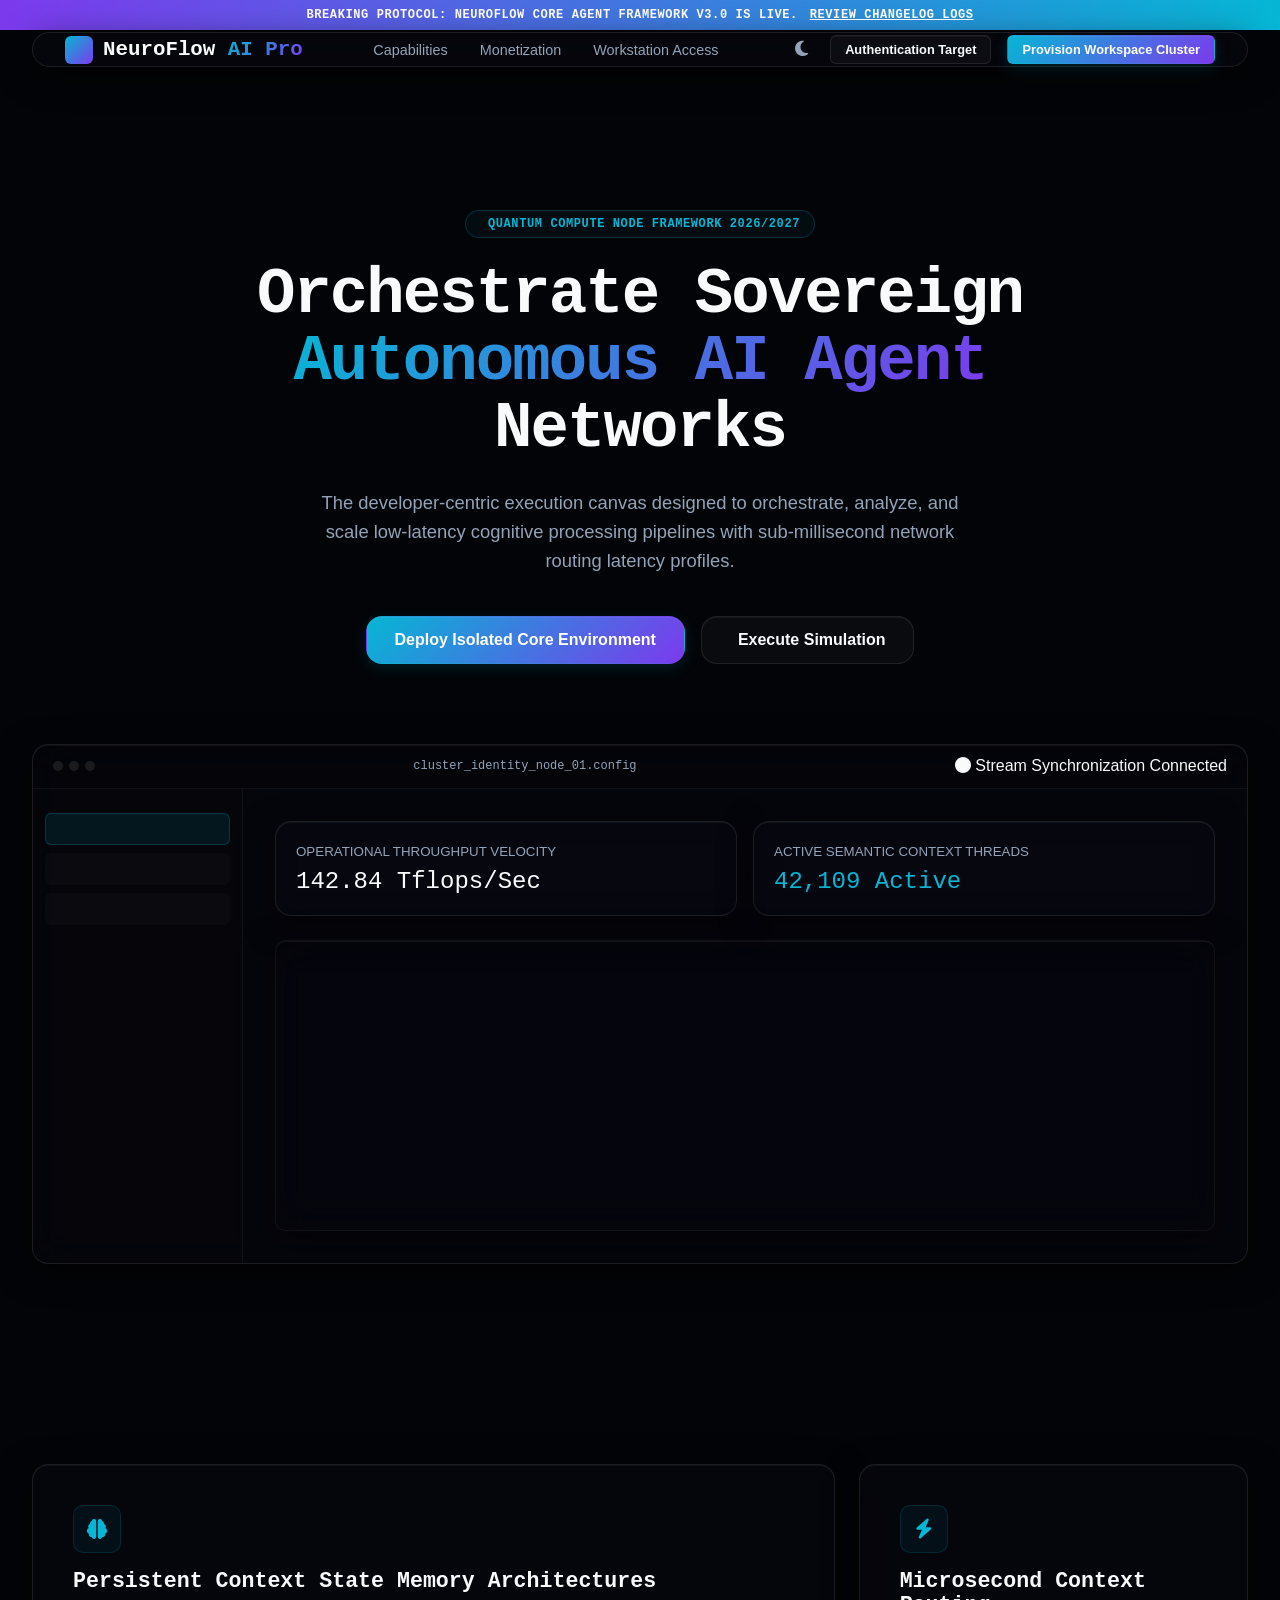
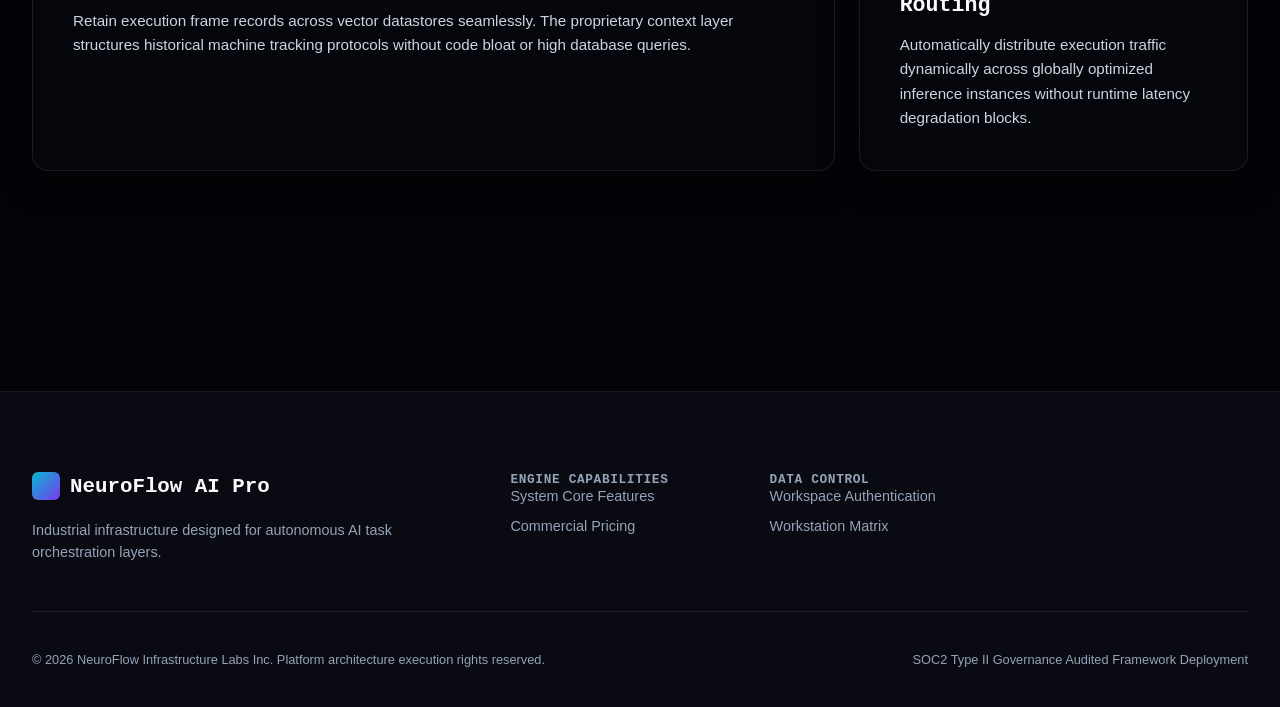
<file: index.html>
<!DOCTYPE html>
<html lang="en">
<head>
    <meta charset="UTF-8">
    <meta name="viewport" content="width=device-width, initial-scale=1.0">
    <title>NeuroFlow AI Pro — Next-Gen Autonomous AI Agent Processing Layers</title>
    <meta name="description" content="Deploy highly performant, distributed cognitive artificial intelligence computing matrices directly into microservice clusters.">
    <link rel="stylesheet" href="https://cdnjs.cloudflare.com/ajax/libs/font-awesome/6.4.0/css/all.min.css">
    <link rel="stylesheet" href="assets/css/style.css">
</head>
<body class="dark-theme">

    <div class="announcement-bar-strip">
        BREAKING PROTOCOL: NeuroFlow Core Agent Framework v3.0 Is Live. <a href="features.html">Review Changelog Logs</a>
    </div>

    <nav class="header-sticky-nav-shell">
        <div class="layout-container">
            <div class="nav-glass-container">
                <a href="index.html" class="brand-anchor-link">
                    <div class="brand-core-cube"></div>
                    <span>NeuroFlow <span class="text-gradient-flow">AI Pro</span></span>
                </a>
                <ul class="navigation-menu-links-list">
                    <li><a href="features.html">Capabilities</a></li>
                    <li><a href="pricing.html">Monetization</a></li>
                    <li><a href="dashboard/dashboard.html">Workstation Access</a></li>
                </ul>
                <div class="nav-actions-block">
                    <button class="interactive-theme-toggle-btn" id="globalThemeToggle" aria-label="Toggle Interface Theme Color">
                        <i class="fa-solid fa-moon"></i>
                    </button>
                    <a href="auth/login.html" class="btn btn-secondary btn-sm">Authentication Target</a>
                    <a href="auth/register.html" class="btn btn-primary btn-sm">Provision Workspace Cluster</a>
                </div>
            </div>
        </div>
    </nav>

    <header class="hero-canvas-section">
        <div class="layout-container">
            <span class="system-pill-badge"><span class="badge-dot-pulse"></span> Quantum Compute Node Framework 2026/2027</span>
            <h1 class="hero-master-h1-title">Orchestrate Sovereign <br><span class="text-gradient-flow">Autonomous AI Agent</span> Networks</h1>
            <p class="hero-context-paragraph-subtext">The developer-centric execution canvas designed to orchestrate, analyze, and scale low-latency cognitive processing pipelines with sub-millisecond network routing latency profiles.</p>
            <div class="hero-action-buttons-group-row">
                <a href="auth/register.html" class="btn btn-primary btn-lg">Deploy Isolated Core Environment</a>
                <a href="#preview-node" class="btn btn-secondary btn-lg"><i class="fa-solid fa-square-terminal"></i> Execute Simulation</a>
            </div>
            
            <div id="preview-node" class="hero-interactive-dashboard-preview-window glass-card">
                <div class="window-titlebar-chrome">
                    <div class="window-dots"><span></span><span></span><span></span></div>
                    <div class="window-titlebar-text">cluster_identity_node_01.config</div>
                    <div class="window-status-text-field"><i class="fa-solid fa-circle text-cyan"></i> Stream Synchronization Connected</div>
                </div>
                <div class="window-canvas-split-body">
                    <div class="window-mock-sidebar">
                        <div class="mock-item active"></div>
                        <div class="mock-item"></div>
                        <div class="mock-item"></div>
                    </div>
                    <div class="window-mock-viewport">
                        <div class="window-mock-grid">
                            <div class="glass-card" style="padding: 20px; text-align: left;">
                                <small style="color: var(--text-muted)">OPERATIONAL THROUGHPUT VELOCITY</small>
                                <div style="font-size: 1.5rem; font-family: var(--font-mono); margin-top: 8px;">142.84 Tflops/Sec</div>
                            </div>
                            <div class="glass-card" style="padding: 20px; text-align: left;">
                                <small style="color: var(--text-muted)">ACTIVE SEMANTIC CONTEXT THREADS</small>
                                <div style="font-size: 1.5rem; font-family: var(--font-mono); margin-top: 8px; color: var(--brand-cyan)">42,109 Active</div>
                            </div>
                        </div>
                        <div class="window-mock-chart-container glass-card">
                            </div>
                    </div>
                </div>
            </div>
        </div>
    </header>

    <section class="layout-container">
        <div class="bento-features-matrix-grid-block">
            <div class="glass-card bento-node-card span-col-2 glass-card-hover">
                <div class="bento-icon-wrapper-shield"><i class="fa-solid fa-brain"></i></div>
                <h3>Persistent Context State Memory Architectures</h3>
                <p>Retain execution frame records across vector datastores seamlessly. The proprietary context layer structures historical machine tracking protocols without code bloat or high database queries.</p>
            </div>
            <div class="glass-card bento-node-card glass-card-hover">
                <div class="bento-icon-wrapper-shield"><i class="fa-solid fa-bolt"></i></div>
                <h3>Microsecond Context Routing</h3>
                <p>Automatically distribute execution traffic dynamically across globally optimized inference instances without runtime latency degradation blocks.</p>
            </div>
        </div>
    </section>

    <footer class="global-production-footer">
        <div class="layout-container">
            <div class="footer-links-matrix-grid">
                <div class="footer-identity-column-node">
                    <a href="index.html" class="brand-anchor-link">
                        <div class="brand-core-cube"></div>
                        <span>NeuroFlow AI Pro</span>
                    </a>
                    <p style="color: var(--text-muted); font-size: 0.9rem; line-height: 1.5;">Industrial infrastructure designed for autonomous AI task orchestration layers.</p>
                </div>
                <div>
                    <h5 class="footer-column-headline-h5">Engine Capabilities</h5>
                    <ul class="footer-column-links-list-group">
                        <li><a href="features.html">System Core Features</a></li>
                        <li><a href="pricing.html">Commercial Pricing</a></li>
                    </ul>
                </div>
                <div>
                    <h5 class="footer-column-headline-h5">Data Control</h5>
                    <ul class="footer-column-links-list-group">
                        <li><a href="auth/login.html">Workspace Authentication</a></li>
                        <li><a href="dashboard/dashboard.html">Workstation Matrix</a></li>
                    </ul>
                </div>
            </div>
            <div class="footer-compliance-row-block">
                <p>&copy; 2026 NeuroFlow Infrastructure Labs Inc. Platform architecture execution rights reserved.</p>
                <p>SOC2 Type II Governance Audited Framework Deployment</p>
            </div>
        </div>
    </footer>

    <script src="assets/js/theme.js"></script>
</body>
</html>
</file>
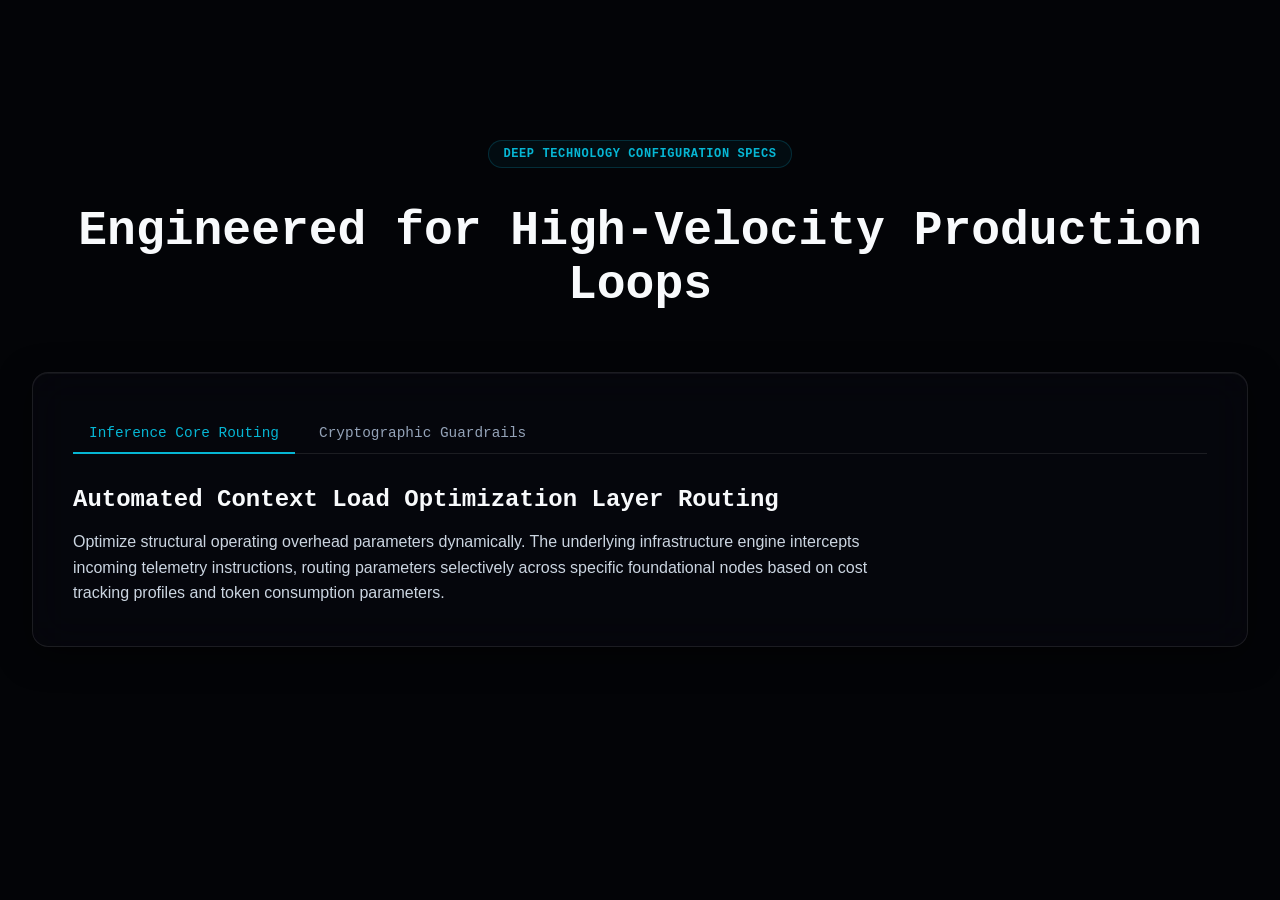
<file: features.html>
<!DOCTYPE html>
<html lang="en">
<head>
    <meta charset="UTF-8">
    <meta name="viewport" content="width=device-width, initial-scale=1.0">
    <title>Architectural Capabilities & Features — NeuroFlow AI Pro</title>
    <link rel="stylesheet" href="https://cdnjs.cloudflare.com/ajax/libs/font-awesome/6.4.0/css/all.min.css">
    <link rel="stylesheet" href="assets/css/style.css">
</head>
<body class="dark-theme">

    <section class="layout-container" style="padding-top: 140px;">
        <div style="text-align: center; margin-bottom: 60px;">
            <span class="system-pill-badge">Deep Technology Configuration Specs</span>
            <h1 style="font-family: var(--font-mono); font-size: 3rem; margin-top: 12px;">Engineered for High-Velocity Production Loops</h1>
        </div>

        <div class="glass-card tabs-container" style="padding: 40px;">
            <div class="tabs-header-bar">
                <button class="tab-trigger-btn is-active" data-target="inference-tab">Inference Core Routing</button>
                <button class="tab-trigger-btn" data-target="guardrails-tab">Cryptographic Guardrails</button>
            </div>
            <div class="tabs-display-viewport-content-frame">
                <div class="tab-view-pane is-active" id="inference-tab">
                    <h2 style="font-family: var(--font-mono); margin-bottom: 16px;">Automated Context Load Optimization Layer Routing</h2>
                    <p style="color: var(--text-body); line-height: 1.6; max-width: 800px;">Optimize structural operating overhead parameters dynamically. The underlying infrastructure engine intercepts incoming telemetry instructions, routing parameters selectively across specific foundational nodes based on cost tracking profiles and token consumption parameters.</p>
                </div>
                <div class="tab-view-pane" id="guardrails-tab">
                    <h2 style="font-family: var(--font-mono); margin-bottom: 16px;">Sovereign Security Sandbox Context Shield Interceptors</h2>
                    <p style="color: var(--text-body); line-height: 1.6; max-width: 800px;">Scrub unauthorized context modification attempts, data injection threats, and memory pollution requests in real-time before data packages touch the internal storage layers.</p>
                </div>
            </div>
        </div>
    </section>

    <script src="assets/js/theme.js"></script>
    <script>
        // Tab Matrix Logic Interlock Trigger Factories
        document.querySelectorAll('.tab-trigger-btn').forEach(btn => {
            btn.addEventListener('click', () => {
                const parentTabsContainer = btn.closest('.tabs-container');
                parentTabsContainer.querySelectorAll('.tab-trigger-btn').forEach(t => t.classList.remove('is-active'));
                parentTabsContainer.querySelectorAll('.tab-view-pane').forEach(p => p.classList.remove('is-active'));
                
                btn.classList.add('is-active');
                const selectedTargetId = btn.getAttribute('data-target');
                parentTabsContainer.querySelector('#' + selectedTargetId).classList.add('is-active');
            });
        });
    </script>
</body>
</html>
</file>
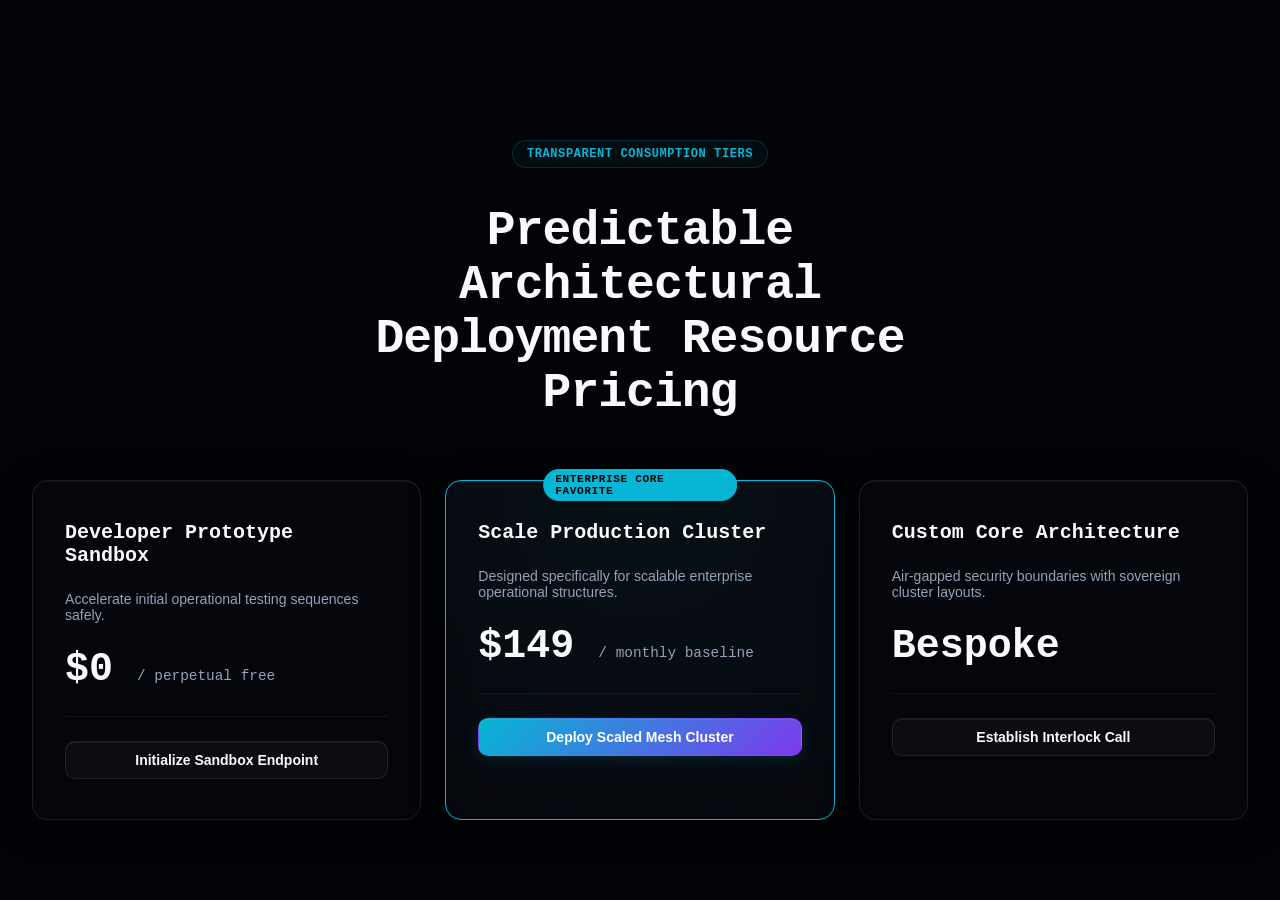
<file: pricing.html>
<!DOCTYPE html>
<html lang="en">
<head>
    <meta charset="UTF-8">
    <meta name="viewport" content="width=device-width, initial-scale=1.0">
    <title>Predictable Monetization Models — NeuroFlow AI Pro</title>
    <link rel="stylesheet" href="https://cdnjs.cloudflare.com/ajax/libs/font-awesome/6.4.0/css/all.min.css">
    <link rel="stylesheet" href="assets/css/style.css">
    <style>
        .pricing-matrix-layout-grid { display: grid; grid-template-columns: repeat(3, 1fr); gap: 24px; margin-top: 60px; }
        .pricing-card-shell { padding: 40px 32px; display: flex; flex-direction: column; gap: 24px; position: relative; }
        .pricing-card-shell.is-premium-featured { border-color: var(--brand-cyan); background: linear-gradient(rgba(10,11,18,0.6), rgba(10,11,18,0.6)), radial-gradient(circle at top, rgba(6,182,212,0.12), transparent); }
        .pricing-premium-ribbon-tag { position: absolute; top: -12px; left: 50%; transform: translateX(-50%); background: var(--brand-cyan); color: #030407; font-family: var(--font-mono); font-size: 0.7rem; font-weight: 700; padding: 4px 12px; border-radius: var(--radius-full); letter-spacing: 0.05em; }
    </style>
</head>
<body class="dark-theme">

    <section class="layout-container" style="padding-top: 140px;">
        <div style="text-align: center; max-width: 600px; margin: 0 auto;">
            <span class="system-pill-badge">Transparent Consumption Tiers</span>
            <h1 style="font-family: var(--font-mono); font-size: 3rem; margin-top: 12px; letter-spacing: -0.02em;">Predictable Architectural Deployment Resource Pricing</h1>
        </div>

        <div class="pricing-matrix-layout-grid">
            <div class="glass-card pricing-card-shell">
                <h3 style="font-family: var(--font-mono); font-size: 1.25rem;">Developer Prototype Sandbox</h3>
                <p style="color: var(--text-muted); font-size: 0.88rem;">Accelerate initial operational testing sequences safely.</p>
                <div style="font-family: var(--font-mono); font-size: 2.5rem; font-weight: 700;">$0 <span style="font-size: 0.9rem; color: var(--text-muted); font-weight: 400;">/ perpetual free</span></div>
                <hr style="border: none; border-top: 1px solid var(--border-subtle)">
                <a href="auth/register.html" class="btn btn-secondary var-full-width-override">Initialize Sandbox Endpoint</a>
            </div>

            <div class="glass-card pricing-card-shell is-premium-featured">
                <div class="pricing-premium-ribbon-tag">ENTERPRISE CORE FAVORITE</div>
                <h3 style="font-family: var(--font-mono); font-size: 1.25rem;">Scale Production Cluster</h3>
                <p style="color: var(--text-muted); font-size: 0.88rem;">Designed specifically for scalable enterprise operational structures.</p>
                <div style="font-family: var(--font-mono); font-size: 2.5rem; font-weight: 700;">$149 <span style="font-size: 0.9rem; color: var(--text-muted); font-weight: 400;">/ monthly baseline</span></div>
                <hr style="border: none; border-top: 1px solid var(--border-subtle)">
                <a href="auth/register.html" class="btn btn-primary var-full-width-override">Deploy Scaled Mesh Cluster</a>
            </div>

            <div class="glass-card pricing-card-shell">
                <h3 style="font-family: var(--font-mono); font-size: 1.25rem;">Custom Core Architecture</h3>
                <p style="color: var(--text-muted); font-size: 0.88rem;">Air-gapped security boundaries with sovereign cluster layouts.</p>
                <div style="font-family: var(--font-mono); font-size: 2.5rem; font-weight: 700;">Bespoke</div>
                <hr style="border: none; border-top: 1px solid var(--border-subtle)">
                <a href="mailto:enterprise@neuroflow.pro" class="btn btn-secondary var-full-width-override">Establish Interlock Call</a>
            </div>
        </div>
    </section>

    <script src="assets/js/theme.js"></script>
</body>
</html>
</file>
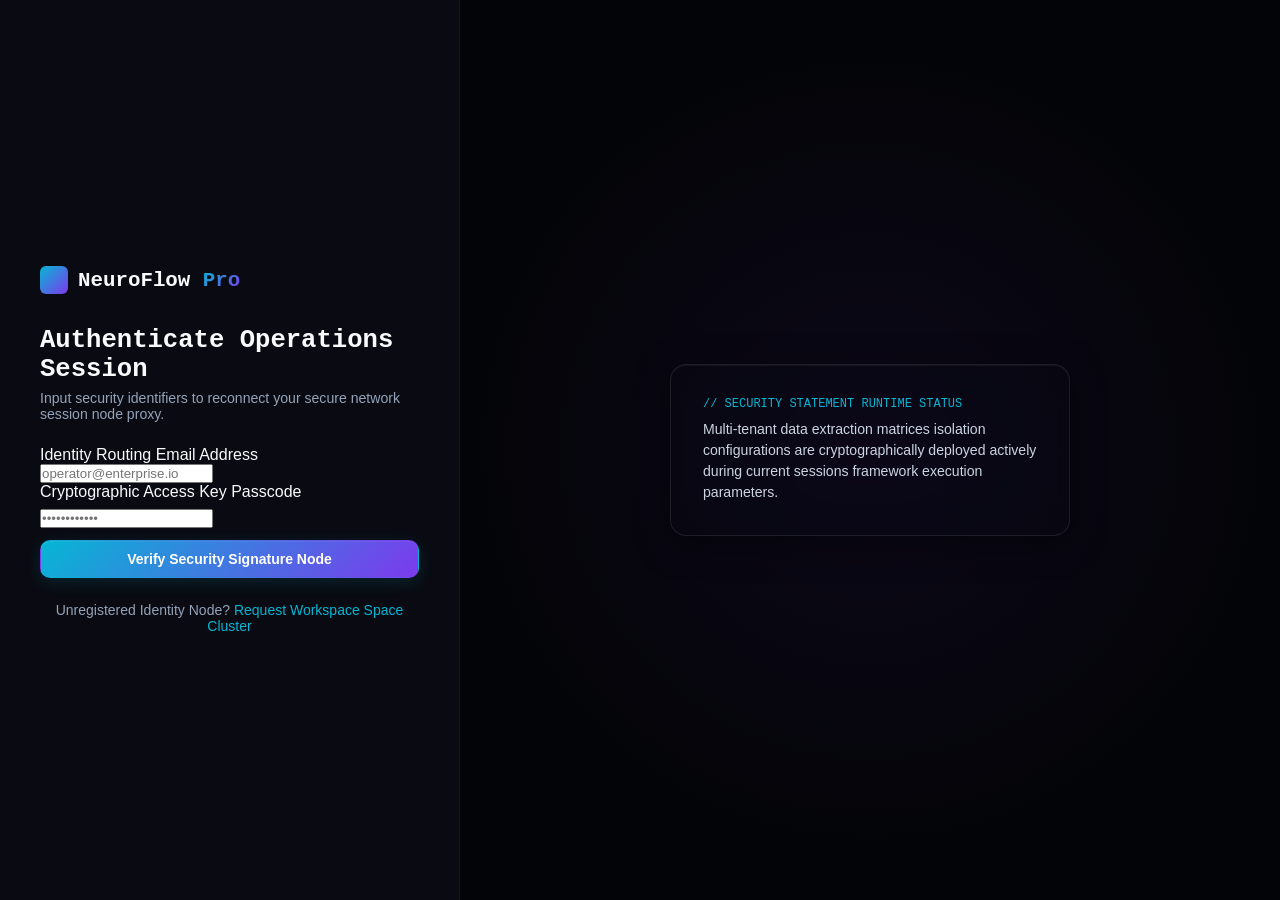
<file: auth/login.html>
<!DOCTYPE html>
<html lang="en">
<head>
    <meta charset="UTF-8">
    <meta name="viewport" content="width=device-width, initial-scale=1.0">
    <title>Access Authorization Gateway — NeuroFlow AI Pro</title>
    <link rel="stylesheet" href="https://cdnjs.cloudflare.com/ajax/libs/font-awesome/6.4.0/css/all.min.css">
    <link rel="stylesheet" href="../assets/css/style.css">
    <style>
        .auth-split-canvas-layout-wrapper { display: flex; width: 100vw; height: 100vh; background-color: var(--bg-app); }
        .auth-form-column-panel-container { width: 460px; height: 100%; padding: 60px 40px; display: flex; flex-direction: column; justify-content: center; border-right: 1px solid var(--border-subtle); background: var(--bg-surface-solid); flex-shrink: 0; }
        .auth-graphics-visual-projection-column { flex: 1; height: 100%; background: radial-gradient(circle at center, rgba(124,58,237,0.08) 0%, transparent 70%); display: flex; align-items: center; justify-content: center; position: relative; }
    </style>
</head>
<body class="dark-theme">

    <div class="auth-split-canvas-layout-wrapper">
        <div class="auth-form-column-panel-container">
            <div style="margin-bottom: 32px;">
                <a href="../index.html" class="brand-anchor-link">
                    <div class="brand-core-cube"></div>
                    <span>NeuroFlow <span class="text-gradient-flow">Pro</span></span>
                </a>
            </div>
            
            <div style="margin-bottom: 24px;">
                <h2 style="font-family: var(--font-mono); font-size: 1.6rem; margin-bottom: 6px;">Authenticate Operations Session</h2>
                <p style="color: var(--text-muted); font-size: 0.88rem;">Input security identifiers to reconnect your secure network session node proxy.</p>
            </div>

            <form id="auth-execution-form-gateway" onsubmit="handleAuthSequenceInterception(event)">
                <div class="form-group">
                    <label>Identity Routing Email Address</label>
                    <input type="email" required placeholder="operator@enterprise.io" class="form-input">
                </div>
                <div class="form-group">
                    <div style="display: flex; justify-content: space-between; width: 100%; margin-bottom: 8px;">
                        <label style="margin-bottom: 0;">Cryptographic Access Key Passcode</label>
                    </div>
                    <input type="password" required placeholder="••••••••••••" class="form-input">
                </div>
                <button type="submit" class="btn btn-primary btn-full" style="margin-top: 12px;">Verify Security Signature Node</button>
            </form>

            <p style="margin-top: 24px; text-align: center; font-size: 0.875rem; color: var(--text-muted);">
                Unregistered Identity Node? <a href="register.html" style="color: var(--brand-cyan); text-decoration: none;">Request Workspace Space Cluster</a>
            </p>
        </div>
        <div class="auth-graphics-visual-projection-column">
            <div class="glass-card" style="padding: 32px; width: 400px; text-align: left;">
                <div style="font-family: var(--font-mono); color: var(--brand-cyan); font-size: 0.75rem; margin-bottom: 8px;">// SECURITY STATEMENT RUNTIME STATUS</div>
                <p style="font-size: 0.88rem; line-height: 1.5; color: var(--text-body);">Multi-tenant data extraction matrices isolation configurations are cryptographically deployed actively during current sessions framework execution parameters.</p>
            </div>
        </div>
    </div>

    <script>
        function handleAuthSequenceInterception(e) {
            e.preventDefault();
            alert("Security matrix verified. Allocating local data space proxy routing tables... Redirecting to master workstation.");
            window.location.href = "../dashboard/dashboard.html";
        }
    </script>
</body>
</html>
</file>
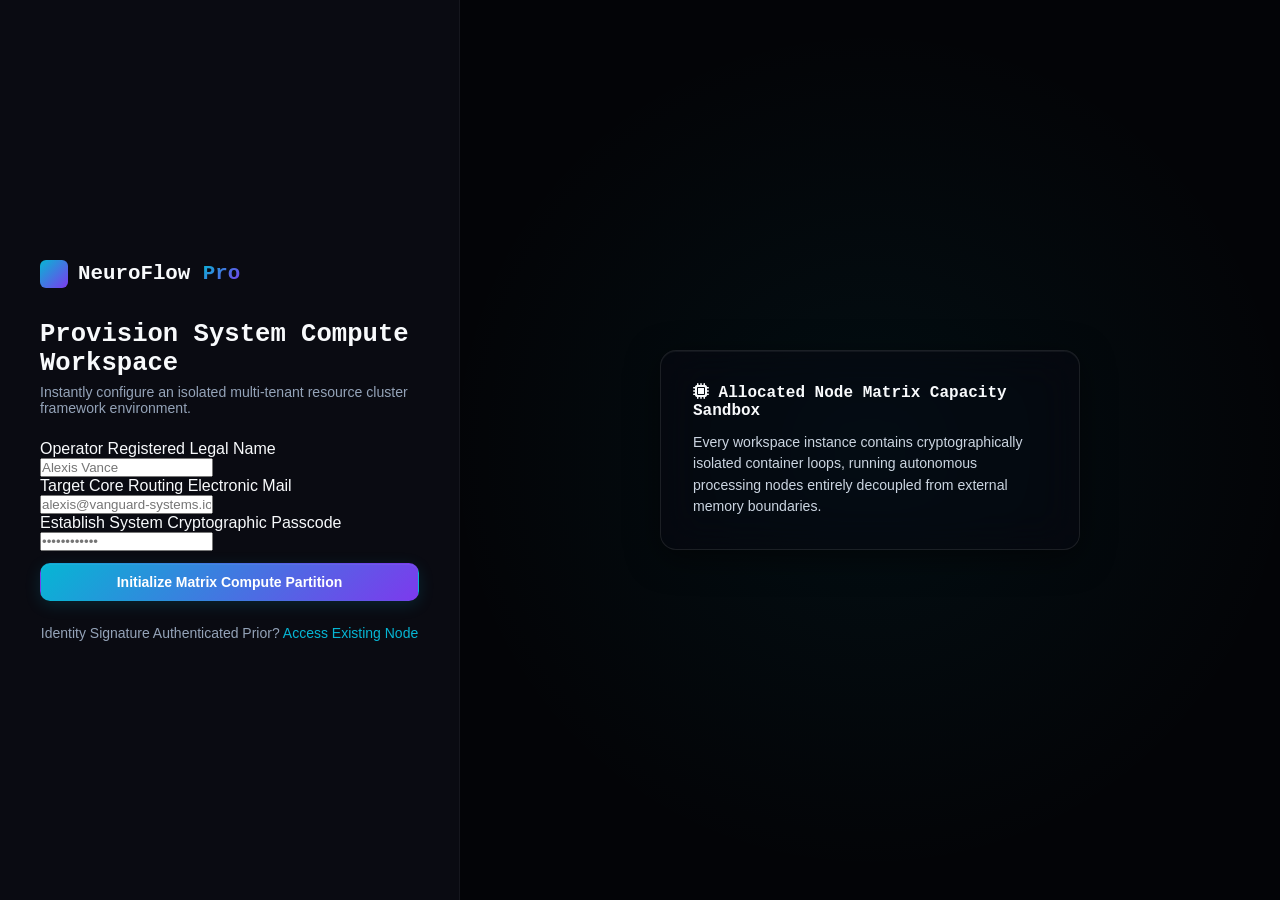
<file: auth/register.html>
<!DOCTYPE html>
<html lang="en">
<head>
    <meta charset="UTF-8">
    <meta name="viewport" content="width=device-width, initial-scale=1.0">
    <title>Provision Enterprise Cluster Workspace Node — NeuroFlow AI Pro</title>
    <link rel="stylesheet" href="https://cdnjs.cloudflare.com/ajax/libs/font-awesome/6.4.0/css/all.min.css">
    <link rel="stylesheet" href="../assets/css/style.css">
    <style>
        .auth-split-canvas-layout-wrapper { display: flex; width: 100vw; height: 100vh; background-color: var(--bg-app); }
        .auth-form-column-panel-container { width: 460px; height: 100%; padding: 60px 40px; display: flex; flex-direction: column; justify-content: center; border-right: 1px solid var(--border-subtle); background: var(--bg-surface-solid); flex-shrink: 0; }
        .auth-graphics-visual-projection-column { flex: 1; height: 100%; background: radial-gradient(circle at center, rgba(6,182,212,0.06) 0%, transparent 70%); display: flex; align-items: center; justify-content: center; }
    </style>
</head>
<body class="dark-theme">

    <div class="auth-split-canvas-layout-wrapper">
        <div class="auth-form-column-panel-container">
            <div style="margin-bottom: 32px;">
                <a href="../index.html" class="brand-anchor-link">
                    <div class="brand-core-cube"></div>
                    <span>NeuroFlow <span class="text-gradient-flow">Pro</span></span>
                </a>
            </div>
            
            <div style="margin-bottom: 24px;">
                <h2 style="font-family: var(--font-mono); font-size: 1.6rem; margin-bottom: 6px;">Provision System Compute Workspace</h2>
                <p style="color: var(--text-muted); font-size: 0.88rem;">Instantly configure an isolated multi-tenant resource cluster framework environment.</p>
            </div>

            <form id="auth-registration-pipeline-form" onsubmit="handleRegistrationExecution(event)">
                <div class="form-group">
                    <label>Operator Registered Legal Name</label>
                    <input type="text" required placeholder="Alexis Vance" class="form-input">
                </div>
                <div class="form-group">
                    <label>Target Core Routing Electronic Mail</label>
                    <input type="email" required placeholder="alexis@vanguard-systems.io" class="form-input">
                </div>
                <div class="form-group">
                    <label>Establish System Cryptographic Passcode</label>
                    <input type="password" required placeholder="••••••••••••" class="form-input">
                </div>
                <button type="submit" class="btn btn-primary btn-full" style="margin-top: 12px;">Initialize Matrix Compute Partition</button>
            </form>

            <p style="margin-top: 24px; text-align: center; font-size: 0.875rem; color: var(--text-muted);">
                Identity Signature Authenticated Prior? <a href="login.html" style="color: var(--brand-cyan); text-decoration: none;">Access Existing Node</a>
            </p>
        </div>
        <div class="auth-graphics-visual-projection-column">
            <div class="glass-card" style="padding: 32px; width: 420px;">
                <h4 style="font-family: var(--font-mono); margin-bottom: 12px;"><i class="fa-solid fa-microchip text-cyan"></i> Allocated Node Matrix Capacity Sandbox</h4>
                <p style="font-size: 0.88rem; color: var(--text-body); line-height: 1.5;">Every workspace instance contains cryptographically isolated container loops, running autonomous processing nodes entirely decoupled from external memory boundaries.</p>
            </div>
        </div>
    </div>

    <script>
        function handleRegistrationExecution(e) {
            e.preventDefault();
            alert("Isolated platform compute space partitioned successfully. Core keys generated. Welcome to NeuroFlow Pro Workstation framework.");
            window.location.href = "../dashboard/dashboard.html";
        }
    </script>
</body>
</html>
</file>
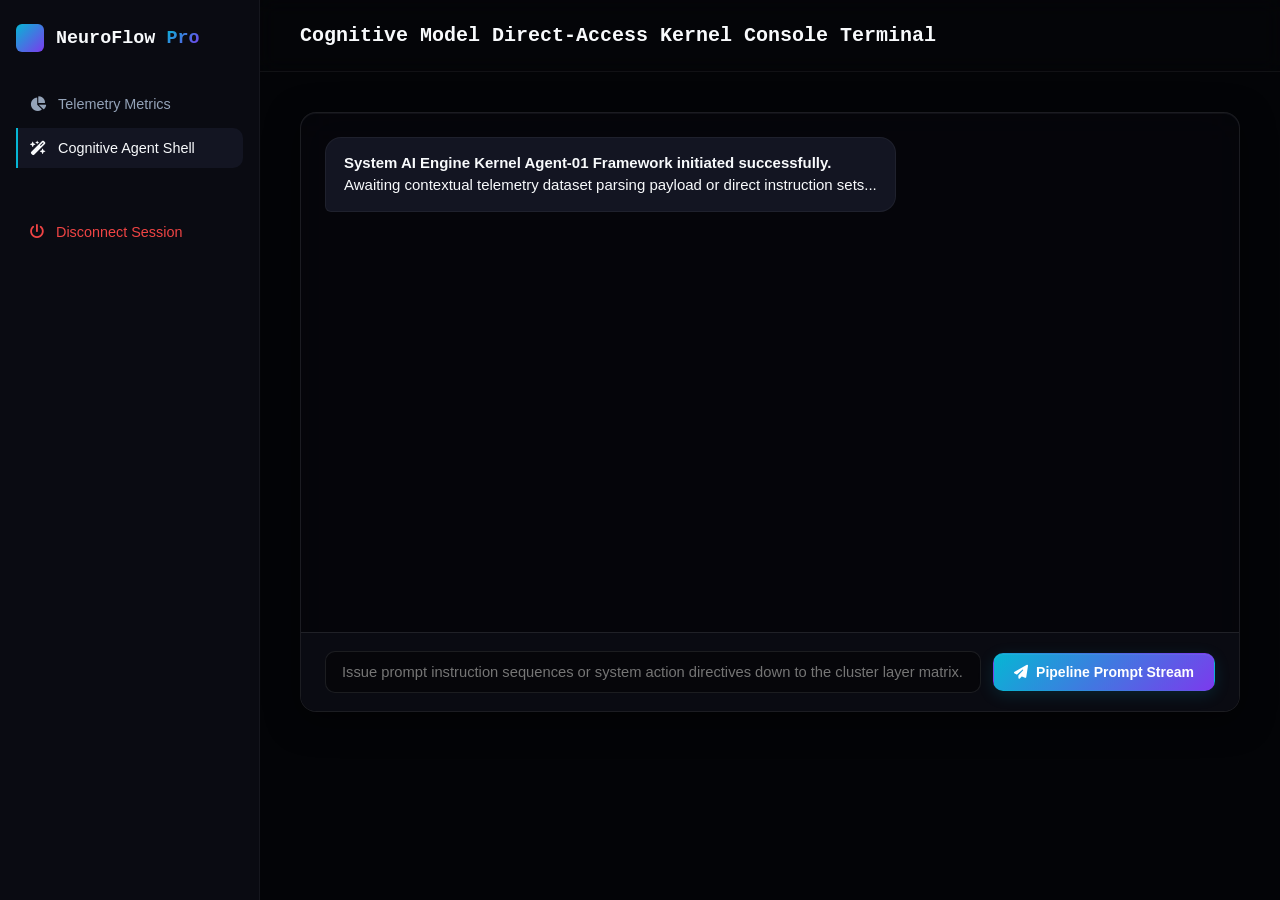
<file: dashboard/ai-chat.html>
<!DOCTYPE html>
<html lang="en">
<head>
    <meta charset="UTF-8">
    <meta name="viewport" content="width=device-width, initial-scale=1.0">
    <title>Cognitive Intelligent Agent Command Shell Environment Workstation — NeuroFlow AI Pro</title>
    <link rel="stylesheet" href="https://cdnjs.cloudflare.com/ajax/libs/font-awesome/6.4.0/css/all.min.css">
    <link rel="stylesheet" href="../assets/css/style.css">
    <link rel="stylesheet" href="../assets/css/dashboard.css">
</head>
<body class="dark-theme">

    <div class="dashboard-root-wrapper">
        <aside class="sidebar-navigation-panel">
            <a href="../index.html" class="sidebar-logo-zone">
                <div class="brand-core-cube"></div>
                <span>NeuroFlow <span class="text-gradient-flow">Pro</span></span>
            </a>
            <ul class="sidebar-links-list">
                <li><a href="dashboard.html" class="sidebar-nav-item-link"><i class="fa-solid fa-chart-pie"></i> Telemetry Metrics</a></li>
                <li><a href="ai-chat.html" class="sidebar-nav-item-link is-active"><i class="fa-solid fa-wand-magic-sparkles"></i> Cognitive Agent Shell</a></li>
                <li><a href="../index.html" class="sidebar-nav-item-link logout-link-override" style="margin-top: 40px; color: var(--color-danger);"><i class="fa-solid fa-power-off"></i> Disconnect Session</a></li>
            </ul>
        </aside>

        <main class="workstation-container">
            <header class="workstation-top-navbar">
                <h2 style="font-family: var(--font-mono); font-size: 1.25rem;">Cognitive Model Direct-Access Kernel Console Terminal</h2>
            </header>

            <div class="workstation-viewport-scroll-frame">
                <div class="glass-card agent-chat-window-frame">
                    <div class="agent-chat-messages-container" id="chat-stream-live-viewport-node-target">
                        <div class="chat-bubble-row inbound-agent">
                            <strong>System AI Engine Kernel Agent-01 Framework initiated successfully.</strong><br>
                            Awaiting contextual telemetry dataset parsing payload or direct instruction sets...
                        </div>
                    </div>
                    <form id="chat-form-input-interceptor-mesh-management-tray" class="agent-chat-input-toolbar-tray" onsubmit="handleQueryTokenTransmissionSubmission(event)">
                        <input type="text" id="raw-operator-terminal-string-input" required placeholder="Issue prompt instruction sequences or system action directives down to the cluster layer matrix..." class="chat-input-node">
                        <button type="submit" class="btn btn-primary"><i class="fa-solid fa-paper-plane"></i> Pipeline Prompt Stream</button>
                    </form>
                </div>
            </div>
        </main>
    </div>

    <script src="../assets/js/dashboard.js"></script>
</body>
</html>
</file>
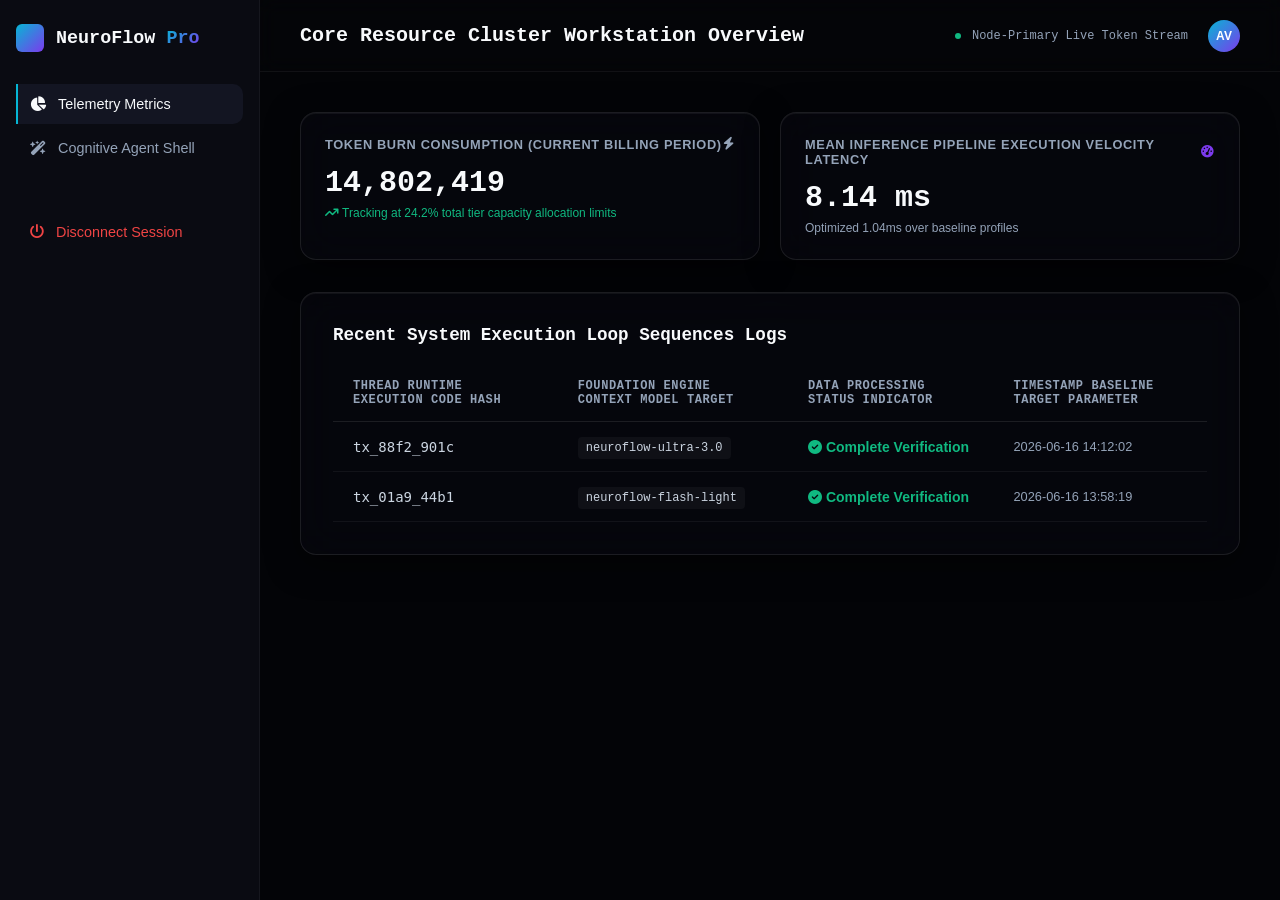
<file: dashboard/dashboard.html>
<!DOCTYPE html>
<html lang="en">
<head>
    <meta charset="UTF-8">
    <meta name="viewport" content="width=device-width, initial-scale=1.0">
    <title>Operations Telemetry Overview Control Workstation — NeuroFlow AI Pro</title>
    <link rel="stylesheet" href="https://cdnjs.cloudflare.com/ajax/libs/font-awesome/6.4.0/css/all.min.css">
    <link rel="stylesheet" href="../assets/css/style.css">
    <link rel="stylesheet" href="../assets/css/dashboard.css">
</head>
<body class="dark-theme">

    <div class="dashboard-root-wrapper">
        <aside class="sidebar-navigation-panel">
            <a href="../index.html" class="sidebar-logo-zone">
                <div class="brand-core-cube"></div>
                <span>NeuroFlow <span class="text-gradient-flow">Pro</span></span>
            </a>
            <ul class="sidebar-links-list">
                <li><a href="dashboard.html" class="sidebar-nav-item-link is-active"><i class="fa-solid fa-chart-pie"></i> Telemetry Metrics</a></li>
                <li><a href="ai-chat.html" class="sidebar-nav-item-link"><i class="fa-solid fa-wand-magic-sparkles"></i> Cognitive Agent Shell</a></li>
                <li><a href="../index.html" class="sidebar-nav-item-link logout-link-override" style="margin-top: 40px; color: var(--color-danger);"><i class="fa-solid fa-power-off"></i> Disconnect Session</a></li>
            </ul>
        </aside>

        <main class="workstation-container">
            <header class="workstation-top-navbar">
                <div class="workstation-titlebar-identity-block">
                    <h2 style="font-family: var(--font-mono); font-size: 1.25rem;">Core Resource Cluster Workstation Overview</h2>
                </div>
                <div style="display: flex; align-items: center; gap: 20px;">
                    <div style="font-family: var(--font-mono); font-size: 0.75rem; color: var(--text-muted);"><span style="width:6px; height:6px; background:var(--color-success); display:inline-block; border-radius:50%; margin-right:4px;"></span> Node-Primary Live Token Stream</div>
                    <div style="width: 32px; height: 32px; background: var(--brand-gradient); border-radius: 50%; display: flex; align-items: center; justify-content: center; font-size: 0.75rem; font-weight: 700; color: #fff;">AV</div>
                </div>
            </header>

            <div class="workstation-viewport-scroll-frame">
                <div class="telemetry-dashboard-grid">
                    <div class="glass-card widget-metric-card">
                        <div class="widget-label-row"><span>Token Burn Consumption (Current Billing Period)</span> <i class="fa-solid fa-bolt text-cyan"></i></div>
                        <div class="widget-large-numeric">14,802,419</div>
                        <div class="widget-trend-subtext positive-yield"><i class="fa-solid fa-arrow-trend-up"></i> Tracking at 24.2% total tier capacity allocation limits</div>
                    </div>
                    <div class="glass-card widget-metric-card">
                        <div class="widget-label-row"><span>Mean Inference Pipeline Execution Velocity Latency</span> <i class="fa-solid fa-gauge-high" style="color: var(--brand-purple)"></i></div>
                        <div class="widget-large-numeric">8.14 ms</div>
                        <div class="widget-trend-subtext text-muted">Optimized 1.04ms over baseline profiles</div>
                    </div>
                </div>

                <div class="glass-card" style="padding: 32px;">
                    <h3 style="font-family: var(--font-mono); font-size: 1.1rem; margin-bottom: 20px;">Recent System Execution Loop Sequences Logs</h3>
                    <div class="data-table-container">
                        <table class="production-data-table">
                            <thead>
                                <tr>
                                    <th>Thread Runtime Execution Code Hash</th>
                                    <th>Foundation Engine Context Model Target</th>
                                    <th>Data Processing Status Indicator</th>
                                    <th>Timestamp Baseline Target Parameter</th>
                                </tr>
                            </thead>
                            <tbody>
                                <tr>
                                    <td><code>tx_88f2_901c</code></td>
                                    <td><span style="font-size:0.75rem; background:rgba(255,255,255,0.04); padding:4px 8px; border-radius:4px; font-family:var(--font-mono)">neuroflow-ultra-3.0</span></td>
                                    <td><span class="status-pill status-success" style="color:var(--color-success); font-weight:600;"><i class="fa-solid fa-circle-check"></i> Complete Verification</span></td>
                                    <td style="color:var(--text-muted); font-size:0.8rem;">2026-06-16 14:12:02</td>
                                </tr>
                                <tr>
                                    <td><code>tx_01a9_44b1</code></td>
                                    <td><span style="font-size:0.75rem; background:rgba(255,255,255,0.04); padding:4px 8px; border-radius:4px; font-family:var(--font-mono)">neuroflow-flash-light</span></td>
                                    <td><span class="status-pill status-success" style="color:var(--color-success); font-weight:600;"><i class="fa-solid fa-circle-check"></i> Complete Verification</span></td>
                                    <td style="color:var(--text-muted); font-size:0.8rem;">2026-06-16 13:58:19</td>
                                </tr>
                            </tbody>
                        </table>
                    </div>
                </div>
            </div>
        </main>
    </div>

    <script src="../assets/js/dashboard.js"></script>
</body>
</html>
</file>
<file: assets/css/style.css>
/**
 * NeuroFlow AI Pro - Global Baseline Infrastructure Stylesheet
 */

@import url('variables.css');
@import url('components.css');

* { box-sizing: border-box; margin: 0; padding: 0; }

body {
    background-color: var(--bg-app);
    color: var(--text-main);
    font-family: var(--font-sans);
    -webkit-font-smoothing: antialiased;
    overflow-x: hidden;
}

.layout-container {
    width: 100%;
    max-width: 1280px;
    margin: 0 auto;
    padding: 0 32px;
}

/* ==========================================================================
   1. Announcement Bar & Sticky Header System
   ========================================================================== */
.announcement-bar-strip {
    background: linear-gradient(90deg, #7c3aed, #06b6d4);
    padding: 8px 16px;
    text-align: center;
    font-family: var(--font-mono);
    font-size: 0.75rem;
    font-weight: 600;
    color: #ffffff;
    letter-spacing: 0.05em;
    text-transform: uppercase;
}
.announcement-bar-strip a { color: #ffffff; text-decoration: underline; margin-left: 4px; }

.header-sticky-nav-shell {
    position: fixed;
    top: 32px;
    left: 0;
    width: 100%;
    height: 72px;
    z-index: 1000;
    transition: all var(--transition-normal);
}
.nav-glass-container {
    height: 100%;
    display: flex;
    align-items: center;
    justify-content: space-between;
    padding: 0 32px;
    background: var(--bg-surface);
    backdrop-filter: blur(var(--glass-blur)) saturate(120%);
    -webkit-backdrop-filter: blur(var(--glass-blur)) saturate(120%);
    border: 1px solid var(--border-medium);
    border-radius: var(--radius-xl);
    box-shadow: var(--shadow-main);
}
.brand-anchor-link {
    display: flex;
    align-items: center;
    gap: 10px;
    font-family: var(--font-mono);
    font-weight: 700;
    font-size: 1.3rem;
    color: var(--text-main);
    text-decoration: none;
}
.brand-core-cube {
    width: 28px;
    height: 28px;
    background: var(--brand-gradient);
    border-radius: 6px;
}
.navigation-menu-links-list {
    display: flex;
    align-items: center;
    gap: 32px;
    list-style: none;
}
.navigation-menu-links-list a {
    color: var(--text-muted);
    text-decoration: none;
    font-size: 0.9rem;
    font-weight: 500;
    transition: color var(--transition-fast);
}
.navigation-menu-links-list a:hover { color: var(--text-main); }

.nav-actions-block { display: flex; align-items: center; gap: 16px; }

.interactive-theme-toggle-btn {
    background: none;
    border: none;
    color: var(--text-muted);
    cursor: pointer;
    font-size: 1.1rem;
    padding: 6px;
}
.interactive-theme-toggle-btn:hover { color: var(--text-main); }

/* ==========================================================================
   2. Hero Section Infrastructure
   ========================================================================== */
.hero-canvas-section {
    padding: 180px 0 100px 0;
    text-align: center;
    position: relative;
}
.system-pill-badge {
    display: inline-flex;
    align-items: center;
    gap: 8px;
    padding: 6px 14px;
    background: rgba(6, 182, 212, 0.05);
    border: 1px solid rgba(6, 182, 212, 0.2);
    border-radius: var(--radius-full);
    color: var(--brand-cyan);
    font-family: var(--font-mono);
    font-size: 0.75rem;
    text-transform: uppercase;
    font-weight: 600;
    letter-spacing: 0.05em;
    margin-bottom: 24px;
}
.hero-master-h1-title {
    font-family: var(--font-mono);
    font-size: 4rem;
    font-weight: 700;
    letter-spacing: -0.03em;
    line-height: 1.05;
    max-width: 900px;
    margin: 0 auto 24px auto;
}
.text-gradient-flow {
    background: var(--brand-gradient);
    -webkit-background-clip: text;
    -webkit-text-fill-color: transparent;
}
.hero-context-paragraph-subtext {
    font-size: 1.15rem;
    line-height: 1.6;
    color: var(--text-muted);
    max-width: 640px;
    margin: 0 auto 40px auto;
}
.hero-action-buttons-group-row {
    display: flex;
    justify-content: center;
    gap: 16px;
}

/* ==========================================================================
   3. Live Workstation Window Preview Graphic Modifiers
   ========================================================================== */
.hero-interactive-dashboard-preview-window {
    margin-top: 80px;
    width: 100%;
    height: 520px;
    overflow: hidden;
    display: flex;
    flex-direction: column;
}
.window-titlebar-chrome {
    height: 44px;
    background: rgba(0,0,0,0.2);
    border-bottom: 1px solid var(--border-subtle);
    padding: 0 20px;
    display: flex;
    align-items: center;
    justify-content: space-between;
}
.window-titlebar-chrome .window-dots { display: flex; gap: 6px; }
.window-titlebar-chrome .window-dots span { width: 10px; height: 10px; border-radius: 50%; background: var(--border-medium); }
.window-titlebar-text { font-family: var(--font-mono); font-size: 0.75rem; color: var(--text-muted); }

.window-canvas-split-body { flex: 1; display: flex; }
.window-mock-sidebar { width: 210px; border-right: 1px solid var(--border-subtle); background: rgba(0,0,0,0.1); padding: 24px 12px; }
.window-mock-sidebar .mock-item { height: 32px; background: rgba(255,255,255,0.02); border-radius: 6px; margin-bottom: 8px; width: 100%; }
.window-mock-sidebar .mock-item.active { background: rgba(6,182,212,0.1); border: 1px solid rgba(6,182,212,0.2); }

.window-mock-viewport { flex: 1; padding: 32px; display: flex; flex-direction: column; gap: 24px; }
.window-mock-grid { display: grid; grid-template-columns: 1fr 1fr; gap: 16px; }
.window-mock-chart-container { flex: 1; background: rgba(0,0,0,0.15); border: 1px solid var(--border-subtle); border-radius: var(--radius-md); padding: 24px; }

/* ==========================================================================
   4. High-Throughput Modular Feature Matrix Grid
   ========================================================================== */
.bento-features-matrix-grid-block {
    display: grid;
    grid-template-columns: repeat(3, 1fr);
    gap: 24px;
    padding: 100px 0;
}
.bento-node-card { padding: 40px; display: flex; flex-direction: column; gap: 16px; }
.bento-node-card.span-col-2 { grid-column: span 2; }
.bento-icon-wrapper-shield { width: 48px; height: 48px; border-radius: var(--radius-md); display: flex; align-items: center; justify-content: center; font-size: 1.25rem; background: rgba(6, 182, 212, 0.06); color: var(--brand-cyan); border: 1px solid rgba(6, 182, 212, 0.15); }
.bento-node-card h3 { font-family: var(--font-mono); font-size: 1.35rem; font-weight: 700; color: var(--text-main); }
.bento-node-card p { color: var(--text-body); font-size: 0.95rem; line-height: 1.6; }

/* ==========================================================================
   5. Global Application Footer Systems
   ========================================================================== */
.global-production-footer {
    border-top: 1px solid var(--border-subtle);
    background: var(--bg-surface-solid);
    padding: 80px 0 40px 0;
    margin-top: 120px;
}
.footer-links-matrix-grid {
    display: grid;
    grid-template-columns: 2fr repeat(3, 1fr);
    gap: 40px;
    border-bottom: 1px solid var(--border-medium);
    padding-bottom: 48px;
    margin-bottom: 40px;
}
.footer-identity-column-node { display: flex; flex-direction: column; gap: 20px; }
.footer-column-headline-h5 { font-family: var(--font-mono); font-size: 0.8rem; text-transform: uppercase; color: var(--text-muted); letter-spacing: 0.05em; font-weight: 600; }
.footer-column-links-list-group { list-style: none; display: flex; flex-direction: column; gap: 12px; }
.footer-column-links-list-group a { color: var(--text-muted); text-decoration: none; font-size: 0.9rem; transition: color var(--transition-fast); }
.footer-column-links-list-group a:hover { color: var(--text-main); }

.footer-compliance-row-block { display: flex; justify-content: space-between; font-size: 0.8rem; color: var(--text-muted); }

/* ==========================================================================
   6. Global Structural Media Adaptation Layers
   ========================================================================== */
@media (max-width: 1024px) {
    .bento-features-matrix-grid-block { grid-template-columns: 1fr; }
    .bento-node-card.span-col-2 { grid-column: span 1; }
    .footer-links-matrix-grid { grid-template-columns: 1fr 1fr; }
}
@media (max-width: 768px) {
    .hero-master-h1-title { font-size: 2.5rem; }
    .navigation-menu-links-list { display: none; }
    .footer-links-matrix-grid { grid-template-columns: 1fr; }
}
</file>
<file: assets/css/dashboard.css>
/**
 * NeuroFlow AI Pro - Dynamic Workstation & Layout Architecture
 */

.dashboard-root-wrapper {
    display: flex;
    width: 100vw;
    height: 100vh;
    overflow: hidden;
    background-color: var(--bg-app);
}

/* ==========================================================================
   1. Fixed Operations Sidebar Panels
   ========================================================================== */
.sidebar-navigation-panel {
    width: 260px;
    height: 100%;
    background: var(--bg-surface-solid);
    border-right: 1px solid var(--border-subtle);
    padding: 24px 16px;
    display: flex;
    flex-direction: column;
    gap: 32px;
    flex-shrink: 0;
}
.sidebar-logo-zone {
    display: flex;
    align-items: center;
    gap: 12px;
    font-family: var(--font-mono);
    font-weight: 700;
    font-size: 1.15rem;
    color: var(--text-main);
    text-decoration: none;
}
.sidebar-links-list {
    display: flex;
    flex-direction: column;
    gap: 4px;
    list-style: none;
}
.sidebar-nav-item-link {
    display: flex;
    align-items: center;
    gap: 12px;
    padding: 12px 14px;
    border-radius: var(--radius-md);
    color: var(--text-muted);
    font-size: 0.9rem;
    font-weight: 500;
    text-decoration: none;
    transition: all var(--transition-fast);
}
.sidebar-nav-item-link:hover, .sidebar-nav-item-link.is-active {
    background: var(--bg-surface-elevated);
    color: var(--text-main);
}
.sidebar-nav-item-link.is-active {
    border-left: 2px solid var(--brand-cyan);
    border-radius: 0 var(--radius-md) var(--radius-md) 0;
    padding-left: 12px;
}

/* ==========================================================================
   2. Core Workstation Workspace Architecture
   ========================================================================== */
.workstation-container {
    flex: 1;
    height: 100%;
    display: flex;
    flex-direction: column;
    overflow: hidden;
}
.workstation-top-navbar {
    height: 72px;
    border-bottom: 1px solid var(--border-subtle);
    padding: 0 40px;
    display: flex;
    align-items: center;
    justify-content: space-between;
    background: rgba(10, 11, 18, 0.2);
    backdrop-filter: blur(10px);
}
.workstation-viewport-scroll-frame {
    flex: 1;
    overflow-y: auto;
    padding: 40px;
    display: flex;
    flex-direction: column;
    gap: 32px;
}

/* ==========================================================================
   3. Analytics & Telemetry Grid Systems
   ========================================================================== */
.telemetry-dashboard-grid {
    display: grid;
    grid-template-columns: repeat(auto-fit, minmax(280px, 1fr));
    gap: 20px;
}
.widget-metric-card {
    padding: 24px;
}
.widget-metric-card .widget-label-row {
    display: flex;
    justify-content: space-between;
    align-items: center;
    font-size: 0.8rem;
    color: var(--text-muted);
    text-transform: uppercase;
    letter-spacing: 0.05em;
    font-weight: 600;
}
.widget-metric-card .widget-large-numeric {
    font-family: var(--font-mono);
    font-size: 1.875rem;
    font-weight: 700;
    margin: 14px 0 6px 0;
    color: var(--text-main);
}
.widget-metric-card .widget-trend-subtext {
    font-size: 0.75rem;
    color: var(--text-muted);
}
.widget-trend-subtext.positive-yield { color: var(--color-success); }

/* ==========================================================================
   4. Industrial Data Processing Tables
   ========================================================================== */
.data-table-container {
    width: 100%;
    overflow-x: auto;
}
.production-data-table {
    width: 100%;
    border-collapse: collapse;
    text-align: left;
    font-size: 0.875rem;
}
.production-data-table th {
    padding: 14px 20px;
    font-family: var(--font-mono);
    font-size: 0.75rem;
    text-transform: uppercase;
    color: var(--text-muted);
    letter-spacing: 0.05em;
    border-bottom: 1px solid var(--border-medium);
    font-weight: 600;
}
.production-data-table td {
    padding: 16px 20px;
    border-bottom: 1px solid var(--border-subtle);
    color: var(--text-body);
}
.production-data-table tbody tr:hover {
    background: rgba(255, 255, 255, 0.01);
}

/* ==========================================================================
   5. AI Conversational Shell Environment
   ========================================================================== */
.agent-chat-window-frame {
    height: 600px;
    display: flex;
    flex-direction: column;
    border-radius: var(--radius-lg);
    overflow: hidden;
}
.agent-chat-messages-container {
    flex: 1;
    padding: 24px;
    overflow-y: auto;
    display: flex;
    flex-direction: column;
    gap: 16px;
    background: rgba(0,0,0,0.1);
}
.chat-bubble-row {
    max-width: 75%;
    padding: 14px 18px;
    border-radius: var(--radius-lg);
    font-size: 0.937rem;
    line-height: 1.5;
}
.chat-bubble-row.inbound-agent {
    align-self: flex-start;
    background: var(--bg-surface-elevated);
    color: var(--text-main);
    border-bottom-left-radius: var(--radius-sm);
    border: 1px solid var(--border-subtle);
}
.chat-bubble-row.outbound-user {
    align-self: flex-end;
    background: var(--brand-gradient);
    color: #ffffff;
    border-bottom-right-radius: var(--radius-sm);
}
.agent-chat-input-toolbar-tray {
    padding: 18px 24px;
    border-top: 1px solid var(--border-medium);
    background: var(--bg-surface-solid);
    display: flex;
    gap: 12px;
    align-items: center;
}
.chat-input-node {
    flex: 1;
    background: var(--bg-input);
    border: 1px solid var(--border-medium);
    padding: 12px 16px;
    border-radius: var(--radius-md);
    color: var(--text-main);
    font-family: var(--font-sans);
    font-size: 0.92rem;
}
.chat-input-node:focus { outline: none; border-color: var(--brand-cyan); }
</file>
